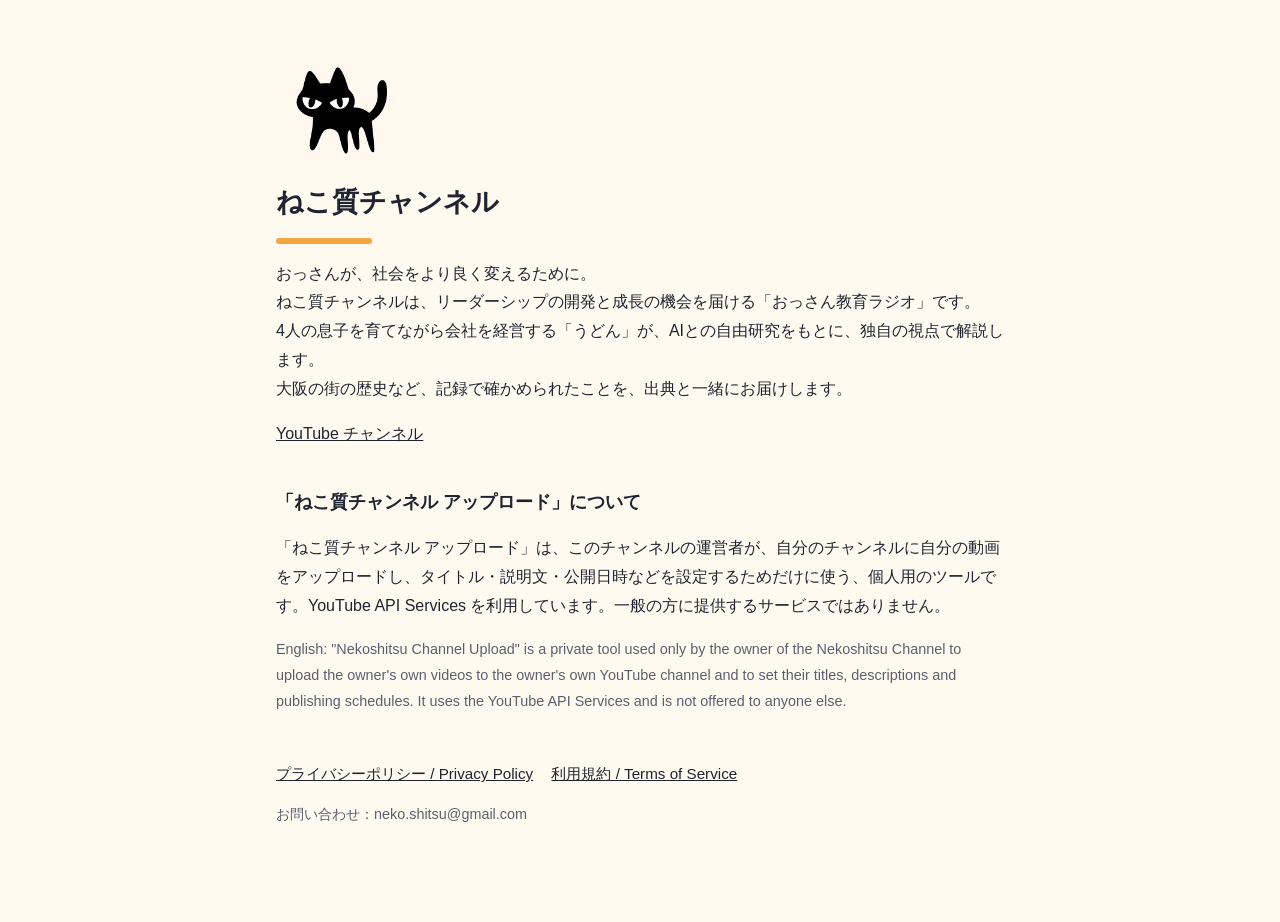
<file: index.html>
<!doctype html>
<html lang="ja"><head><meta charset="utf-8"><meta name="viewport" content="width=device-width,initial-scale=1">
<title>ねこ質チャンネル</title><link rel="stylesheet" href="style.css"><link rel="icon" href="icon.png"></head>
<body><main>
<img class="icon" src="icon.png" alt="ねこ質チャンネルのアイコン（黒猫のうどん）">
<h1>ねこ質チャンネル</h1>
<p>おっさんが、社会をより良く変えるために。<br>
ねこ質チャンネルは、リーダーシップの開発と成長の機会を届ける「おっさん教育ラジオ」です。<br>
4人の息子を育てながら会社を経営する「うどん」が、AIとの自由研究をもとに、独自の視点で解説します。<br>
大阪の街の歴史など、記録で確かめられたことを、出典と一緒にお届けします。</p>
<p><a href="https://www.youtube.com/channel/UCgEk-lut7KCzgdEIMRoSaUg">YouTube チャンネル</a></p>

<h2>「ねこ質チャンネル アップロード」について</h2>
<p>「ねこ質チャンネル アップロード」は、このチャンネルの運営者が、自分のチャンネルに自分の動画をアップロードし、タイトル・説明文・公開日時などを設定するためだけに使う、個人用のツールです。YouTube API Services を利用しています。一般の方に提供するサービスではありません。</p>
<p class="muted">English: "Nekoshitsu Channel Upload" is a private tool used only by the owner of the Nekoshitsu Channel to upload the owner's own videos to the owner's own YouTube channel and to set their titles, descriptions and publishing schedules. It uses the YouTube API Services and is not offered to anyone else.</p>

<nav><a href="privacy.html">プライバシーポリシー / Privacy Policy</a><a href="terms.html">利用規約 / Terms of Service</a></nav>
<p class="muted">お問い合わせ：neko.shitsu@gmail.com</p>
</main></body></html>
</file>
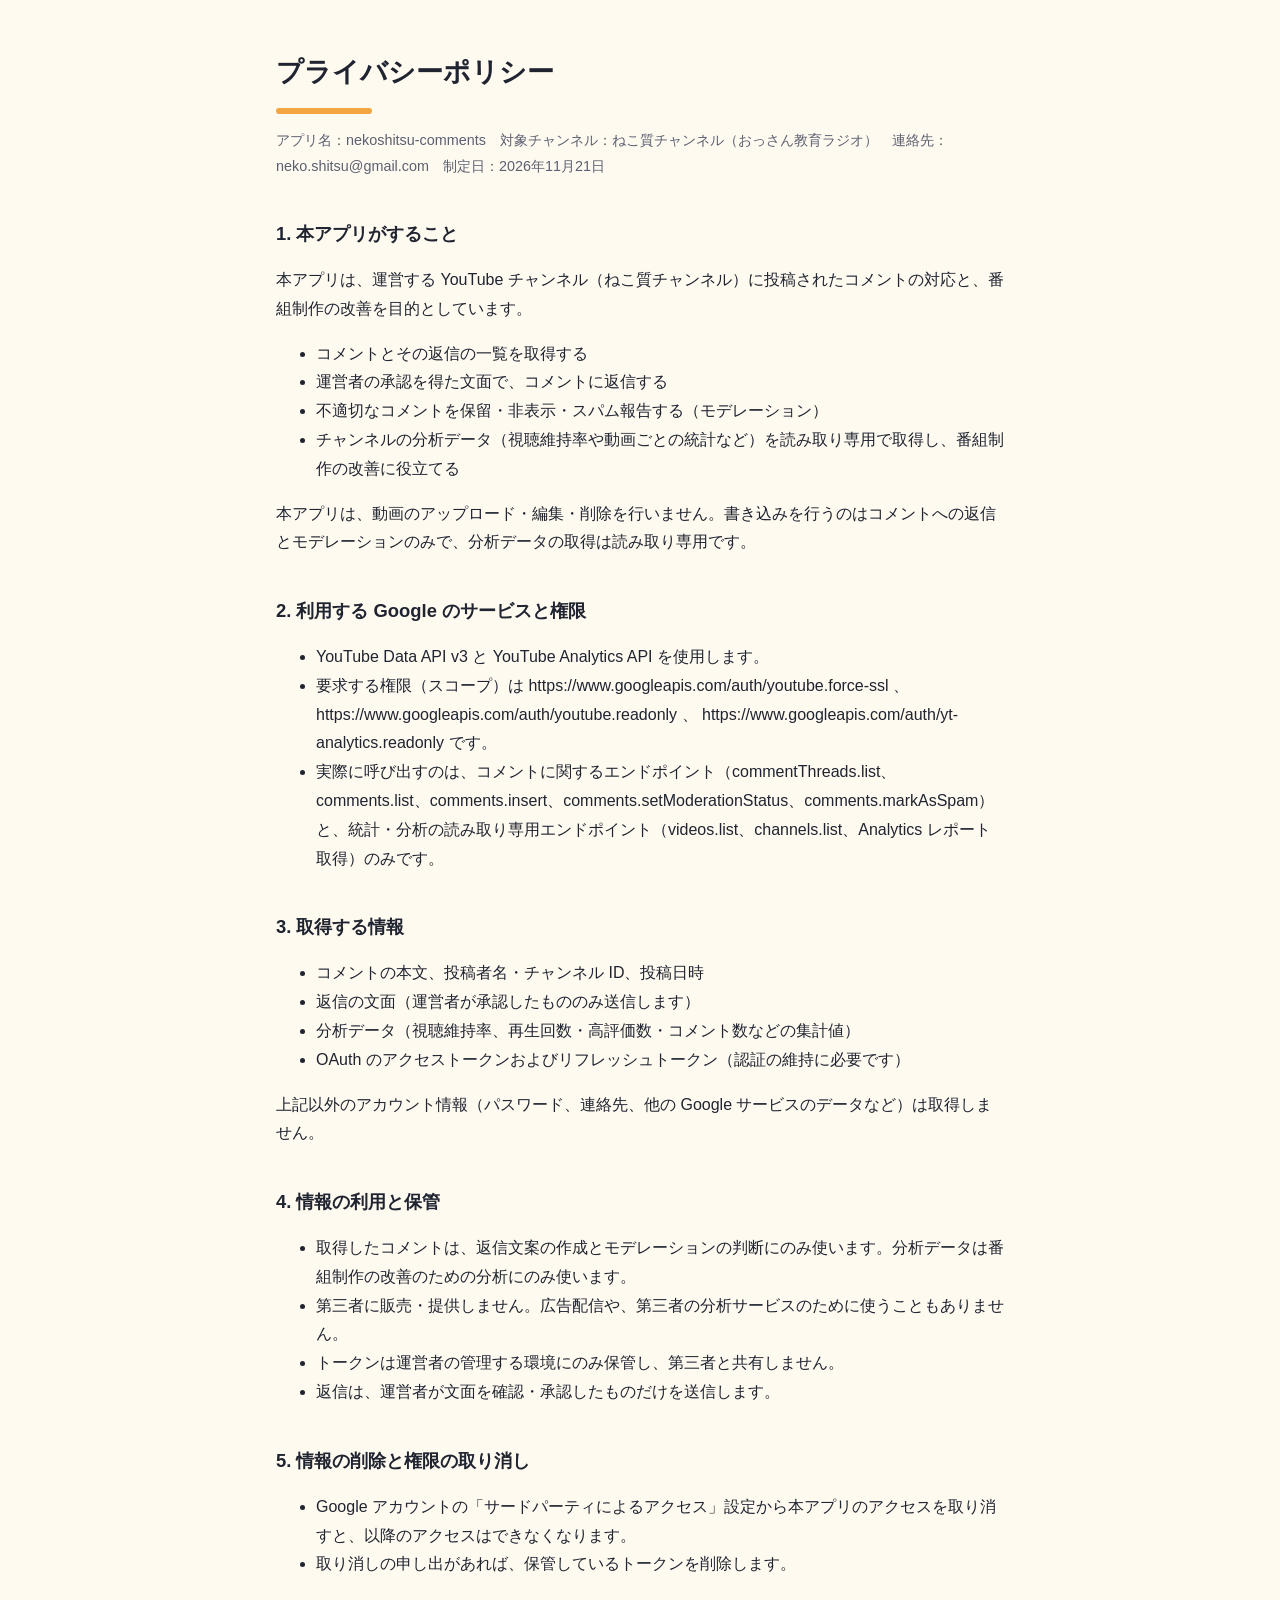
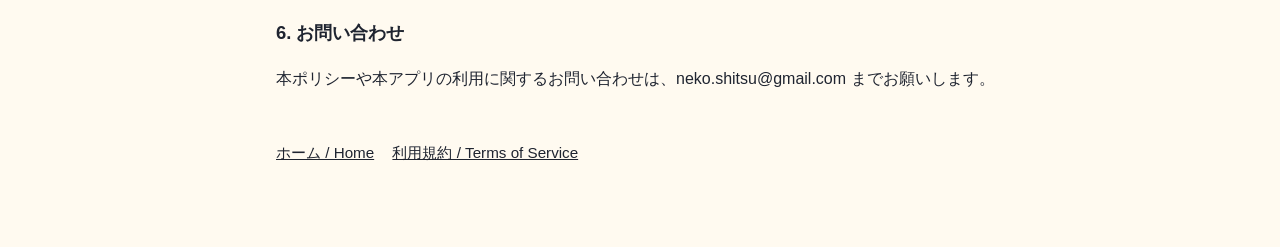
<file: privacy-comments.html>
<!doctype html>
<html lang="ja"><head><meta charset="utf-8"><meta name="viewport" content="width=device-width,initial-scale=1">
<title>プライバシーポリシー｜nekoshitsu-comments</title><link rel="stylesheet" href="style.css"><link rel="icon" href="icon.png"></head>
<body><main>
<h1>プライバシーポリシー</h1>
<p class="muted">アプリ名：nekoshitsu-comments　対象チャンネル：ねこ質チャンネル（おっさん教育ラジオ）　連絡先：neko.shitsu@gmail.com　制定日：2026年11月21日</p>

<h2>1. 本アプリがすること</h2>
<p>本アプリは、運営する YouTube チャンネル（ねこ質チャンネル）に投稿されたコメントの対応と、番組制作の改善を目的としています。</p>
<ul>
<li>コメントとその返信の一覧を取得する</li>
<li>運営者の承認を得た文面で、コメントに返信する</li>
<li>不適切なコメントを保留・非表示・スパム報告する（モデレーション）</li>
<li>チャンネルの分析データ（視聴維持率や動画ごとの統計など）を読み取り専用で取得し、番組制作の改善に役立てる</li>
</ul>
<p>本アプリは、動画のアップロード・編集・削除を行いません。書き込みを行うのはコメントへの返信とモデレーションのみで、分析データの取得は読み取り専用です。</p>

<h2>2. 利用する Google のサービスと権限</h2>
<ul>
<li>YouTube Data API v3 と YouTube Analytics API を使用します。</li>
<li>要求する権限（スコープ）は https://www.googleapis.com/auth/youtube.force-ssl 、 https://www.googleapis.com/auth/youtube.readonly 、 https://www.googleapis.com/auth/yt-analytics.readonly です。</li>
<li>実際に呼び出すのは、コメントに関するエンドポイント（commentThreads.list、comments.list、comments.insert、comments.setModerationStatus、comments.markAsSpam）と、統計・分析の読み取り専用エンドポイント（videos.list、channels.list、Analytics レポート取得）のみです。</li>
</ul>

<h2>3. 取得する情報</h2>
<ul>
<li>コメントの本文、投稿者名・チャンネル ID、投稿日時</li>
<li>返信の文面（運営者が承認したもののみ送信します）</li>
<li>分析データ（視聴維持率、再生回数・高評価数・コメント数などの集計値）</li>
<li>OAuth のアクセストークンおよびリフレッシュトークン（認証の維持に必要です）</li>
</ul>
<p>上記以外のアカウント情報（パスワード、連絡先、他の Google サービスのデータなど）は取得しません。</p>

<h2>4. 情報の利用と保管</h2>
<ul>
<li>取得したコメントは、返信文案の作成とモデレーションの判断にのみ使います。分析データは番組制作の改善のための分析にのみ使います。</li>
<li>第三者に販売・提供しません。広告配信や、第三者の分析サービスのために使うこともありません。</li>
<li>トークンは運営者の管理する環境にのみ保管し、第三者と共有しません。</li>
<li>返信は、運営者が文面を確認・承認したものだけを送信します。</li>
</ul>

<h2>5. 情報の削除と権限の取り消し</h2>
<ul>
<li>Google アカウントの「サードパーティによるアクセス」設定から本アプリのアクセスを取り消すと、以降のアクセスはできなくなります。</li>
<li>取り消しの申し出があれば、保管しているトークンを削除します。</li>
</ul>

<h2>6. お問い合わせ</h2>
<p>本ポリシーや本アプリの利用に関するお問い合わせは、neko.shitsu@gmail.com までお願いします。</p>

<nav><a href="index.html">ホーム / Home</a><a href="terms.html">利用規約 / Terms of Service</a></nav>
</main></body></html>
</file>
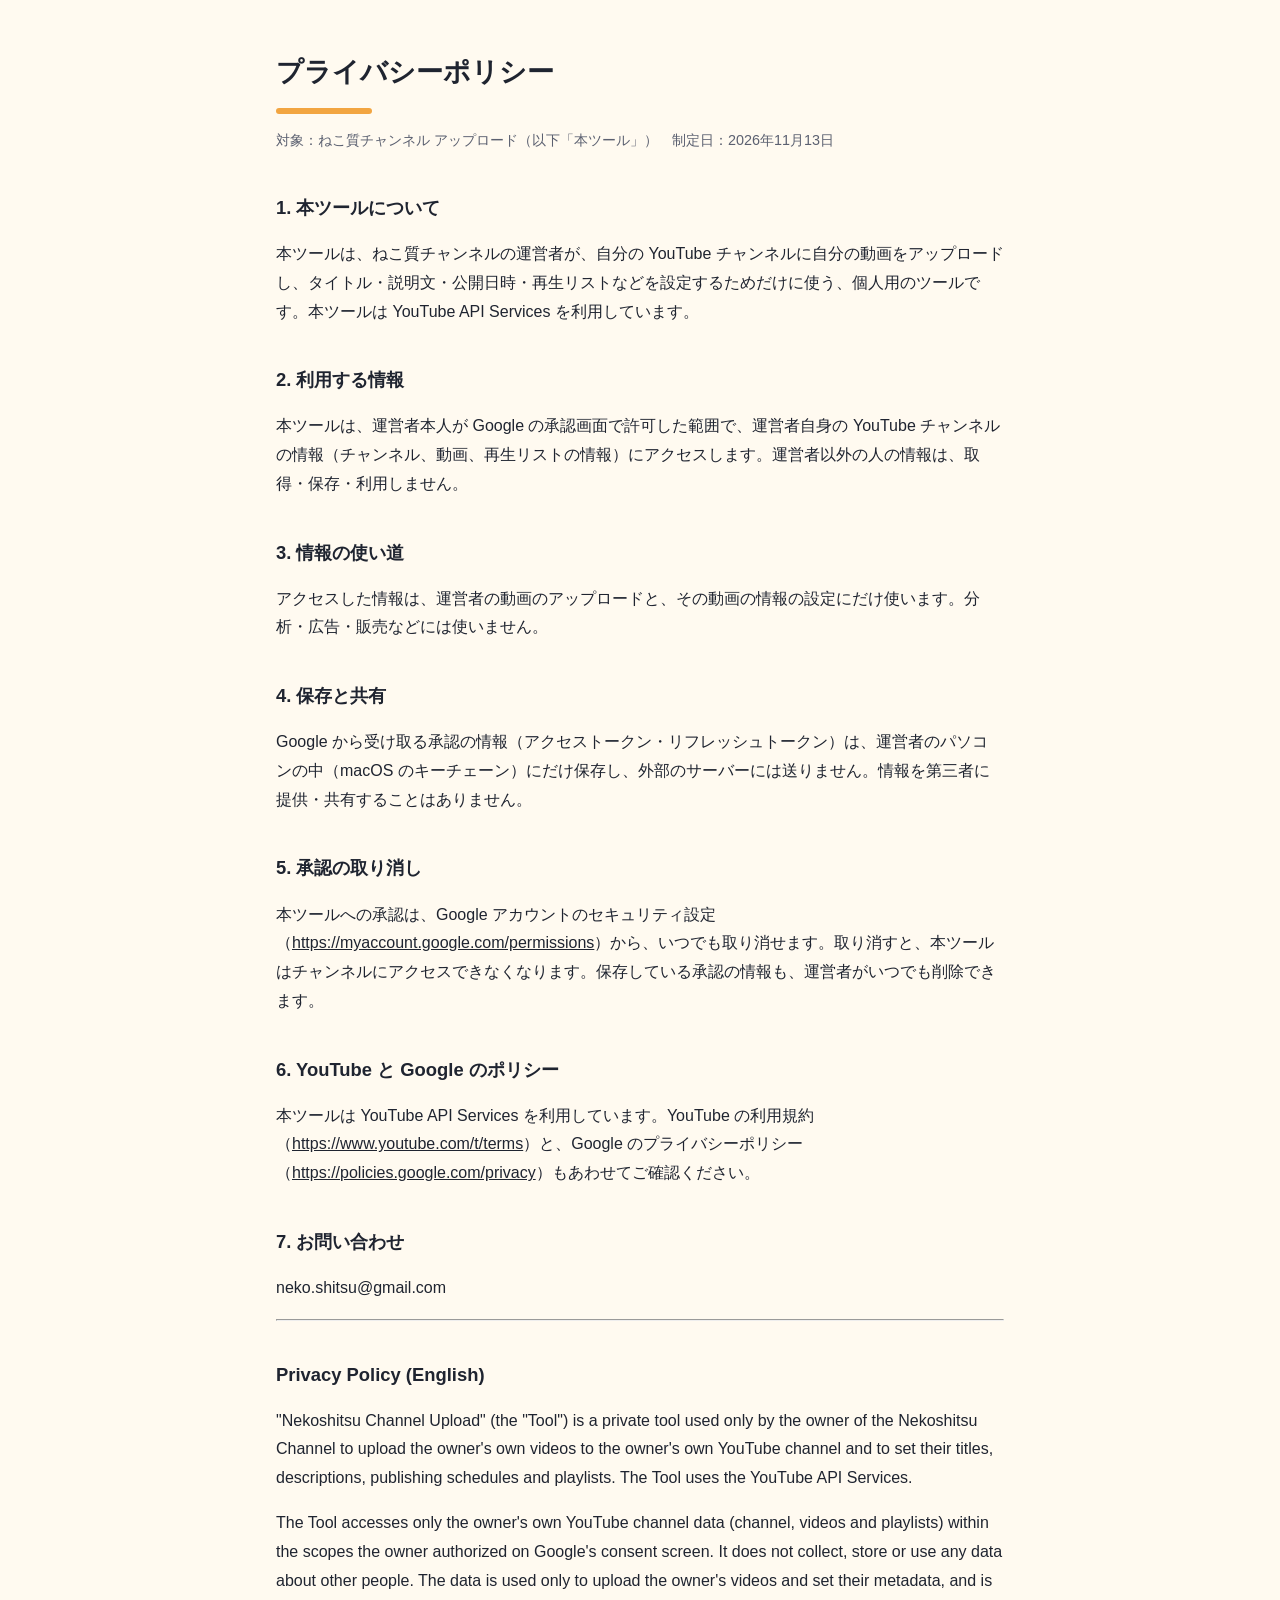
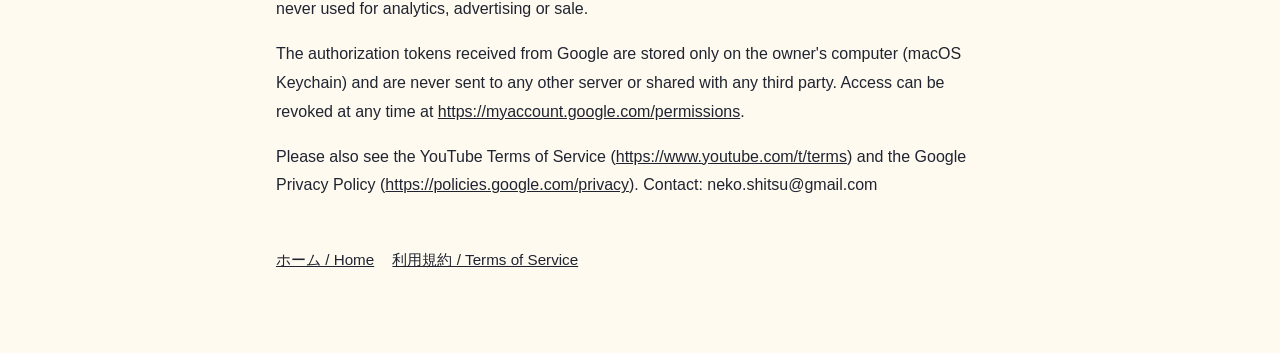
<file: privacy.html>
<!doctype html>
<html lang="ja"><head><meta charset="utf-8"><meta name="viewport" content="width=device-width,initial-scale=1">
<title>プライバシーポリシー｜ねこ質チャンネル</title><link rel="stylesheet" href="style.css"><link rel="icon" href="icon.png"></head>
<body><main>
<h1>プライバシーポリシー</h1>
<p class="muted">対象：ねこ質チャンネル アップロード（以下「本ツール」）　制定日：2026年11月13日</p>

<h2>1. 本ツールについて</h2>
<p>本ツールは、ねこ質チャンネルの運営者が、自分の YouTube チャンネルに自分の動画をアップロードし、タイトル・説明文・公開日時・再生リストなどを設定するためだけに使う、個人用のツールです。本ツールは YouTube API Services を利用しています。</p>

<h2>2. 利用する情報</h2>
<p>本ツールは、運営者本人が Google の承認画面で許可した範囲で、運営者自身の YouTube チャンネルの情報（チャンネル、動画、再生リストの情報）にアクセスします。運営者以外の人の情報は、取得・保存・利用しません。</p>

<h2>3. 情報の使い道</h2>
<p>アクセスした情報は、運営者の動画のアップロードと、その動画の情報の設定にだけ使います。分析・広告・販売などには使いません。</p>

<h2>4. 保存と共有</h2>
<p>Google から受け取る承認の情報（アクセストークン・リフレッシュトークン）は、運営者のパソコンの中（macOS のキーチェーン）にだけ保存し、外部のサーバーには送りません。情報を第三者に提供・共有することはありません。</p>

<h2>5. 承認の取り消し</h2>
<p>本ツールへの承認は、Google アカウントのセキュリティ設定（<a href="https://myaccount.google.com/permissions">https://myaccount.google.com/permissions</a>）から、いつでも取り消せます。取り消すと、本ツールはチャンネルにアクセスできなくなります。保存している承認の情報も、運営者がいつでも削除できます。</p>

<h2>6. YouTube と Google のポリシー</h2>
<p>本ツールは YouTube API Services を利用しています。YouTube の利用規約（<a href="https://www.youtube.com/t/terms">https://www.youtube.com/t/terms</a>）と、Google のプライバシーポリシー（<a href="https://policies.google.com/privacy">https://policies.google.com/privacy</a>）もあわせてご確認ください。</p>

<h2>7. お問い合わせ</h2>
<p>neko.shitsu@gmail.com</p>

<hr>
<h2>Privacy Policy (English)</h2>
<p>"Nekoshitsu Channel Upload" (the "Tool") is a private tool used only by the owner of the Nekoshitsu Channel to upload the owner's own videos to the owner's own YouTube channel and to set their titles, descriptions, publishing schedules and playlists. The Tool uses the YouTube API Services.</p>
<p>The Tool accesses only the owner's own YouTube channel data (channel, videos and playlists) within the scopes the owner authorized on Google's consent screen. It does not collect, store or use any data about other people. The data is used only to upload the owner's videos and set their metadata, and is never used for analytics, advertising or sale.</p>
<p>The authorization tokens received from Google are stored only on the owner's computer (macOS Keychain) and are never sent to any other server or shared with any third party. Access can be revoked at any time at <a href="https://myaccount.google.com/permissions">https://myaccount.google.com/permissions</a>.</p>
<p>Please also see the YouTube Terms of Service (<a href="https://www.youtube.com/t/terms">https://www.youtube.com/t/terms</a>) and the Google Privacy Policy (<a href="https://policies.google.com/privacy">https://policies.google.com/privacy</a>). Contact: neko.shitsu@gmail.com</p>

<nav><a href="index.html">ホーム / Home</a><a href="terms.html">利用規約 / Terms of Service</a></nav>
</main></body></html>
</file>
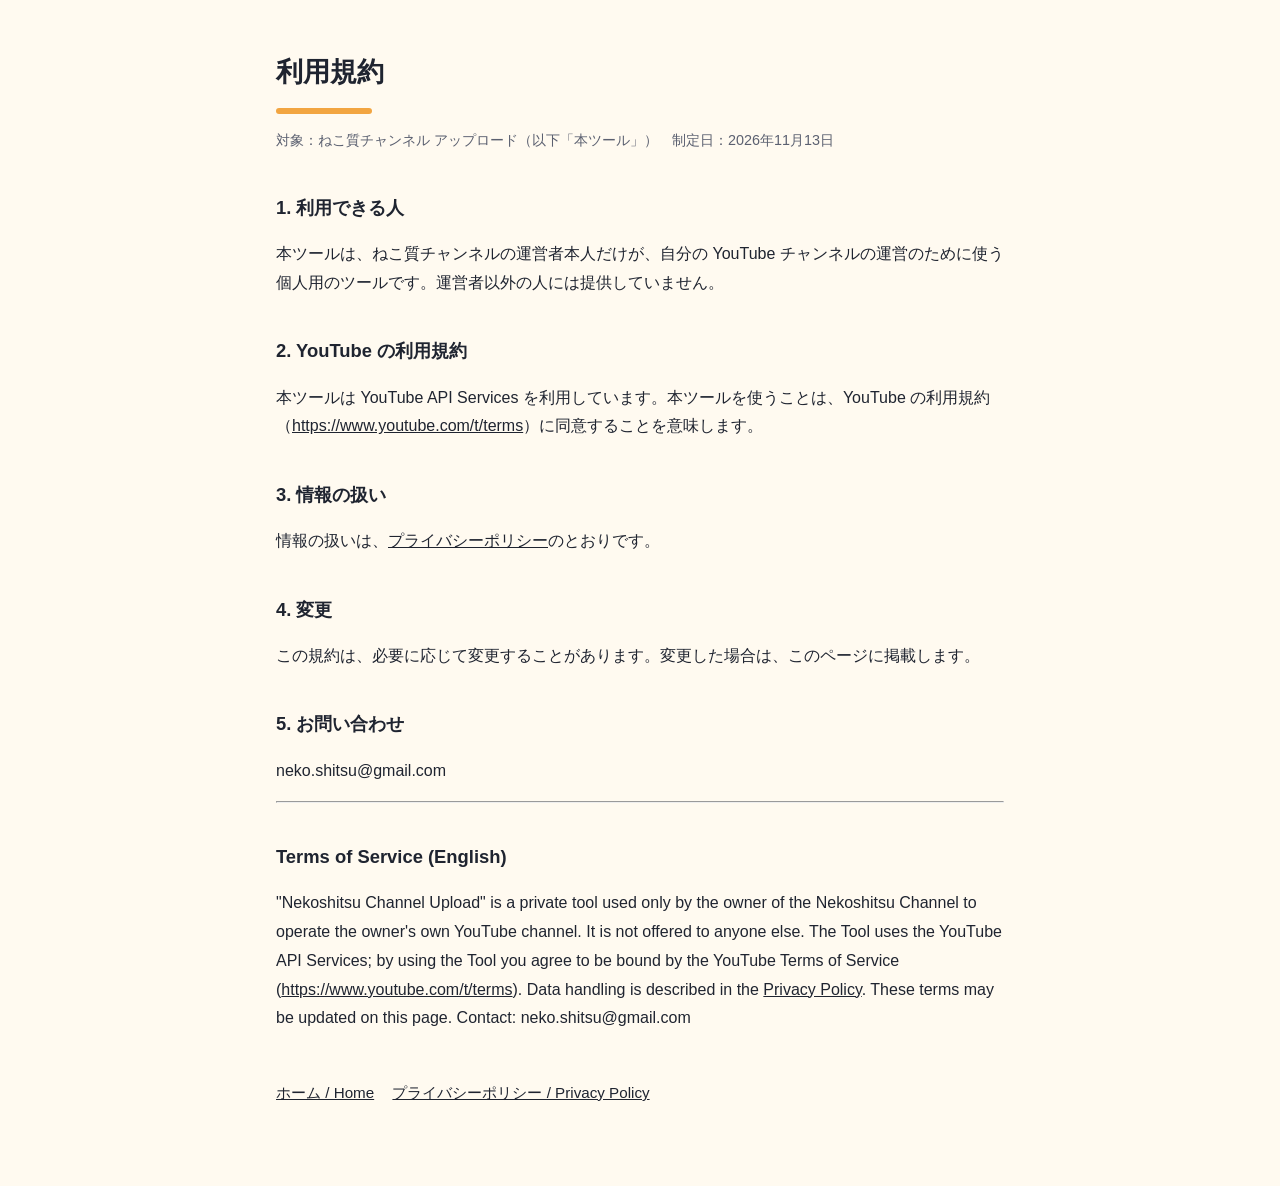
<file: terms.html>
<!doctype html>
<html lang="ja"><head><meta charset="utf-8"><meta name="viewport" content="width=device-width,initial-scale=1">
<title>利用規約｜ねこ質チャンネル</title><link rel="stylesheet" href="style.css"><link rel="icon" href="icon.png"></head>
<body><main>
<h1>利用規約</h1>
<p class="muted">対象：ねこ質チャンネル アップロード（以下「本ツール」）　制定日：2026年11月13日</p>

<h2>1. 利用できる人</h2>
<p>本ツールは、ねこ質チャンネルの運営者本人だけが、自分の YouTube チャンネルの運営のために使う個人用のツールです。運営者以外の人には提供していません。</p>

<h2>2. YouTube の利用規約</h2>
<p>本ツールは YouTube API Services を利用しています。本ツールを使うことは、YouTube の利用規約（<a href="https://www.youtube.com/t/terms">https://www.youtube.com/t/terms</a>）に同意することを意味します。</p>

<h2>3. 情報の扱い</h2>
<p>情報の扱いは、<a href="privacy.html">プライバシーポリシー</a>のとおりです。</p>

<h2>4. 変更</h2>
<p>この規約は、必要に応じて変更することがあります。変更した場合は、このページに掲載します。</p>

<h2>5. お問い合わせ</h2>
<p>neko.shitsu@gmail.com</p>

<hr>
<h2>Terms of Service (English)</h2>
<p>"Nekoshitsu Channel Upload" is a private tool used only by the owner of the Nekoshitsu Channel to operate the owner's own YouTube channel. It is not offered to anyone else. The Tool uses the YouTube API Services; by using the Tool you agree to be bound by the YouTube Terms of Service (<a href="https://www.youtube.com/t/terms">https://www.youtube.com/t/terms</a>). Data handling is described in the <a href="privacy.html">Privacy Policy</a>. These terms may be updated on this page. Contact: neko.shitsu@gmail.com</p>

<nav><a href="index.html">ホーム / Home</a><a href="privacy.html">プライバシーポリシー / Privacy Policy</a></nav>
</main></body></html>
</file>
<file: style.css>
:root{--bg:#fffaf0;--text:#1f2430;--accent:#f2a541;--muted:#5b6070}
@media (prefers-color-scheme:dark){:root{--bg:#1c1f27;--text:#f1ece2;--muted:#a9adb8}}
*{box-sizing:border-box}
body{margin:0;background:var(--bg);color:var(--text);font-family:"Hiragino Sans","Noto Sans JP",sans-serif;line-height:1.8}
main{max-width:760px;margin:0 auto;padding:48px 16px 80px}
h1{font-size:1.7rem;margin:0 0 .3em}
h1::after{content:"";display:block;width:96px;height:6px;border-radius:3px;background:var(--accent);margin-top:.4em}
h2{font-size:1.15rem;margin-top:2em}
a{color:inherit}
.muted{color:var(--muted);font-size:.9rem}
nav{margin-top:3em;font-size:.95rem}
nav a{margin-right:1.2em}
img.icon{width:120px;height:120px;border-radius:50%}
</file>
